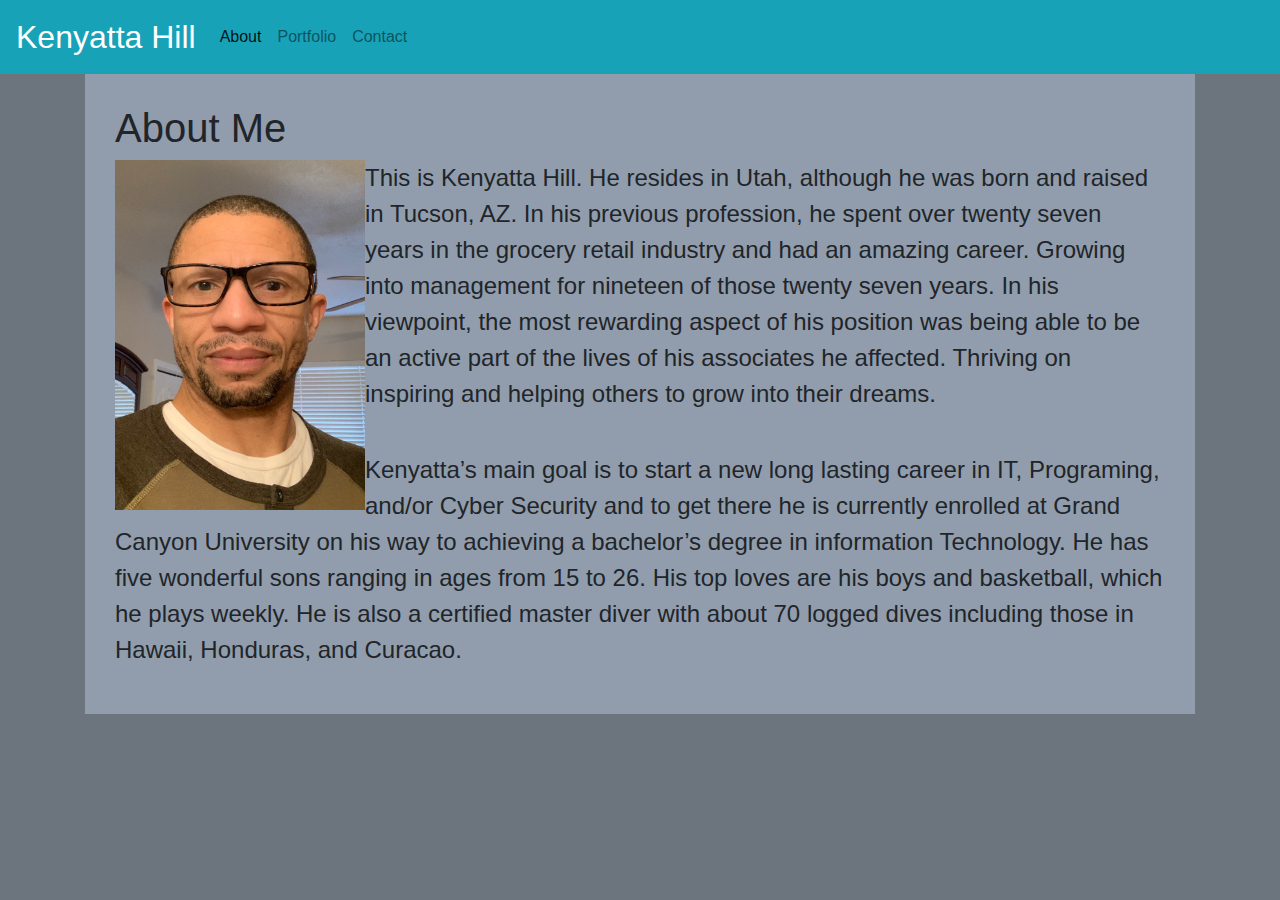
<file: index.html>
<!DOCTYPE html>
<html lang="en">

<head>
  <meta charset="UTF-8">
  <meta name="viewport" content="width=device-width, initial-scale=1.0">
  <title>My Portfolio</title>
  <link rel="stylesheet" href="https://maxcdn.bootstrapcdn.com/bootstrap/4.0.0/css/bootstrap.min.css">
  <link rel="stylesheet" href="./Assets/css/style.css">
</head>

<body class="bg-secondary">
  <nav class="navbar navbar-expand-lg navbar-light bg-info">
    <a class="navbar-brand" href="index.html"><span class="text-white" id="firstName">Kenyatta Hill</span></a>
    <button class="navbar-toggler" type="button" data-toggle="collapse" data-target="#navbarNavDropdown"
      aria-controls="navbarNavDropdown" aria-expanded="false" aria-label="Toggle navigation">
      <span class="navbar-toggler-icon"></span>
    </button>
    <div class="collapse navbar-collapse" id="navbarNavDropdown">
      <ul class="navbar-nav">
        <li class="nav-item active">
          <a class="nav-link" href="./index.html">About<span class="sr-only">(current)</span></a>
        </li>
        <li class="nav-item">
          <a class="nav-link" href="./portfolio.html">Portfolio</a>
        </li>
        <li class="nav-item">
          <a class="nav-link" href="./contact.html">Contact</a>
        </li>
        <!-- <li class="nav-item dropdown">
          <a class="nav-link dropdown-toggle" href="#" id="navbarDropdownMenuLink" role="button" data-toggle="dropdown"
            aria-haspopup="true" aria-expanded="false">
            Dropdown links
          </a>
          <div class="dropdown-menu" aria-labelledby="navbarDropdownMenuLink">
            <a class="dropdown-item" href="/Assets/Resume/Kenny Hill Resume 2019.docx">Resume</a>
            <a class="dropdown-item" href="www.linkedin.com/in/kenny-hill-9190236b">LinkED</a>
            <a class="dropdown-item" href="https://github.com/kcjhill1234">GitHub</a>
          </div>
        </li> -->
      </ul>
    </div>
  </nav>
  <div class="container">
    <div class="row">
      <div class="col-12">
        <article>
          <div>
            <h1>About Me</h1>
          </div>
          <div><img class="float-left" src="./Assets/Images/profile picture.JPG" width="250" height="350">
            <p>This is Kenyatta Hill. He resides in Utah, although he was born and raised in Tucson, AZ. In his previous
              profession, he spent over twenty seven years in the grocery retail industry and had an amazing career.
              Growing into management for nineteen of those twenty seven years. In his viewpoint, the most rewarding
              aspect of his position was being able to be an active part of the lives of his associates he affected.
              Thriving on inspiring and helping others to grow into their dreams.</p>
            <br />
            <p>Kenyatta’s main goal is to start a new
            long lasting career in IT, Programing, and/or Cyber Security and to get there he is currently enrolled at
            Grand Canyon University on his way to achieving a bachelor’s degree in information Technology. He has five
            wonderful sons ranging in ages from 15 to 26. His top loves are his boys and basketball, which he plays
            weekly. He is also a certified master diver with about 70 logged dives including those in Hawaii, Honduras,
            and Curacao.</p>
          </div>

        </article>
      </div>
    </div>
  </div>
</body>
<!-- <div>
  <footer class="fixed-bottom bg-dark p-2">
    <p class="text-white text-center">Copy Right</p>
  </footer>
</div> -->


</html>
</file>
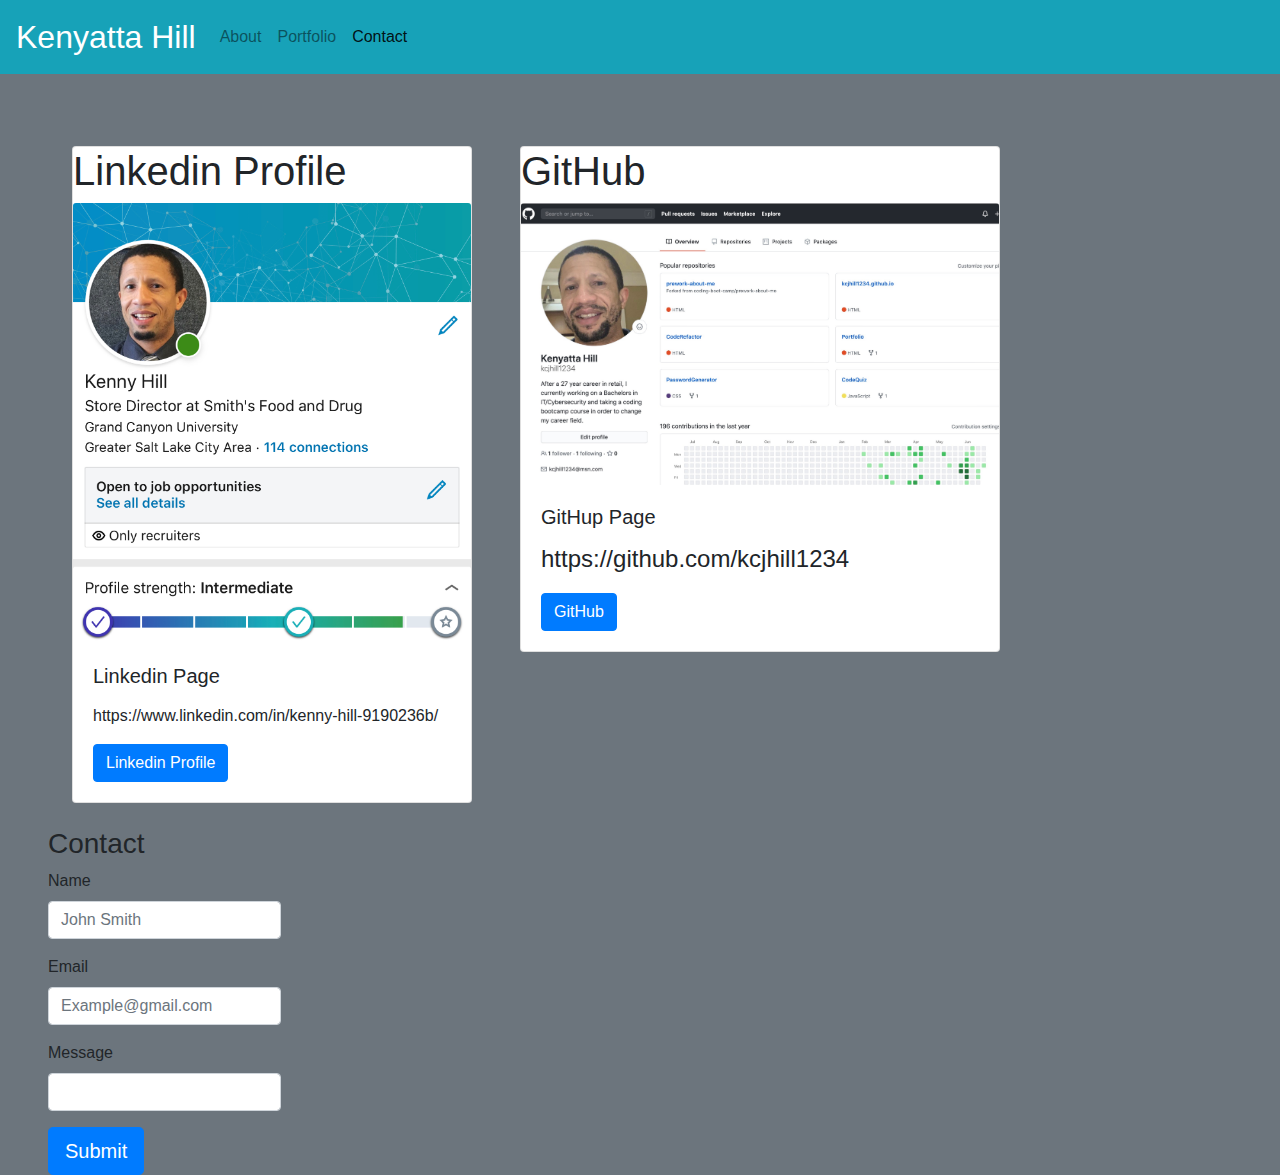
<file: contact.html>
<!DOCTYPE html>
<html lang="en">

<head>
    <meta charset="UTF-8">
    <meta name="viewport" content="width=device-width, initial-scale=1.0">
    <title>My Portfolio</title>
    <link rel="stylesheet" href="https://maxcdn.bootstrapcdn.com/bootstrap/4.0.0/css/bootstrap.min.css">
    <link rel="stylesheet" href="./Assets/css/style.css">

</head>

<body class="bg-secondary">
    <nav class="navbar navbar-expand-lg navbar-light bg-info">
        <a class="navbar-brand text-white" href="#" id="firstName">Kenyatta Hill</a>
        <button class="navbar-toggler" type="button" data-toggle="collapse" data-target="#navbarNavDropdown"
            aria-controls="navbarNavDropdown" aria-expanded="false" aria-label="Toggle navigation">
            <span class="navbar-toggler-icon"></span>
        </button>
        <div class="collapse navbar-collapse" id="navbarNavDropdown">
            <ul class="navbar-nav">
                <li class="nav-item">
                    <a class="nav-link" href="./index.html">About</a>
                </li>
                <li class="nav-item">
                    <a class="nav-link" href="./portfolio.html">Portfolio</a>
                </li>
                <li class="nav-item">
                    <a class="nav-link active" href="./contact.html">Contact<span class="sr-only">(current)</span></a>
                </li>
                <!-- <li class="nav-item dropdown">
                    <a class="nav-link dropdown-toggle" href="#" id="navbarDropdownMenuLink" role="button"
                        data-toggle="dropdown" aria-haspopup="true" aria-expanded="false">
                        Dropdown links
                    </a>
                    <div class="dropdown-menu" aria-labelledby="navbarDropdownMenuLink">
                        <a class="dropdown-item" href="#">Resume</a>
                        <a class="dropdown-item" href="#">LinkED</a>
                        <a class="dropdown-item" href="#">GitHub</a>
                    </div>
                </li> -->
            </ul>
        </div>
    </nav>


    <div class="container ml-5 mt-5">
        <div class="row">
            <div class="flex-column">
                <div class="card m-4" style="width: 25rem;">
                    <h1>Linkedin Profile</h1>
                    <img src="./Assets/Images/Linkedin screen shot.jpg" class="card-img-top" alt="...">
                    <div class="card-body">
                        <h5 class="card-title">Linkedin Page</h5>
                        <p class="card-text"></p>https://www.linkedin.com/in/kenny-hill-9190236b/</p>
                        <a href="https://www.linkedin.com/in/kenny-hill-9190236b/" class="btn btn-primary">Linkedin
                            Profile</a>
                    </div>
                </div>
            </div>

            <div class="flex-column">
                <div class="card m-4" style="width: 30rem;">
                    <h1>GitHub</h1>
                    <img src="./Assets/Images/github screen shot.jpeg" class="card-img-top" alt="...">
                    <div class="card-body">
                        <h5 class="card-title">GitHup Page</h5>
                        <p class="card-text">https://github.com/kcjhill1234</p>
                        <a href="https://github.com/kcjhill1234" class="btn btn-primary">GitHub</a>
                    </div>
                </div>
            </div>

            <form action="" method="">
                <h3>Contact</h3>
                <div class="form-group">
                    <label for="exampleInputEmail1">Name</label>
                    <input type="" class="form-control" id="exampleInputEmail1" aria-describedby="emailHelp"
                        placeholder="John Smith" required>
                    <small id="emailHelp" class="form-text text-muted"></small>
                </div>
                <div class="form-group">
                    <label for="exampleInputPassword1">Email</label>
                    <input type="" class="form-control" id="exampleInputPassword1" placeholder="Example@gmail.com"
                        required>
                </div>
                <div class="form-group">
                    <label for="exampleInputPassword1">Message</label>
                    <input type="" class="form-control" id="exampleInputPassword1" placeholder="">
                </div>
                <!-- <div class="form-check">
                    <input type="checkbox" class="form-check-input" id="exampleCheck1">
                </div> -->
                <button type="submit" class="btn btn-primary btn-lg">Submit</button>
            </form>
        </div>
    </div>

</body>
    <!-- <div>
        <footer class="fixed-bottom bg-dark p-2">
            <p class="text-white text-center">Copy Right</p>
        </footer>
    </div> -->

</html>
</file>
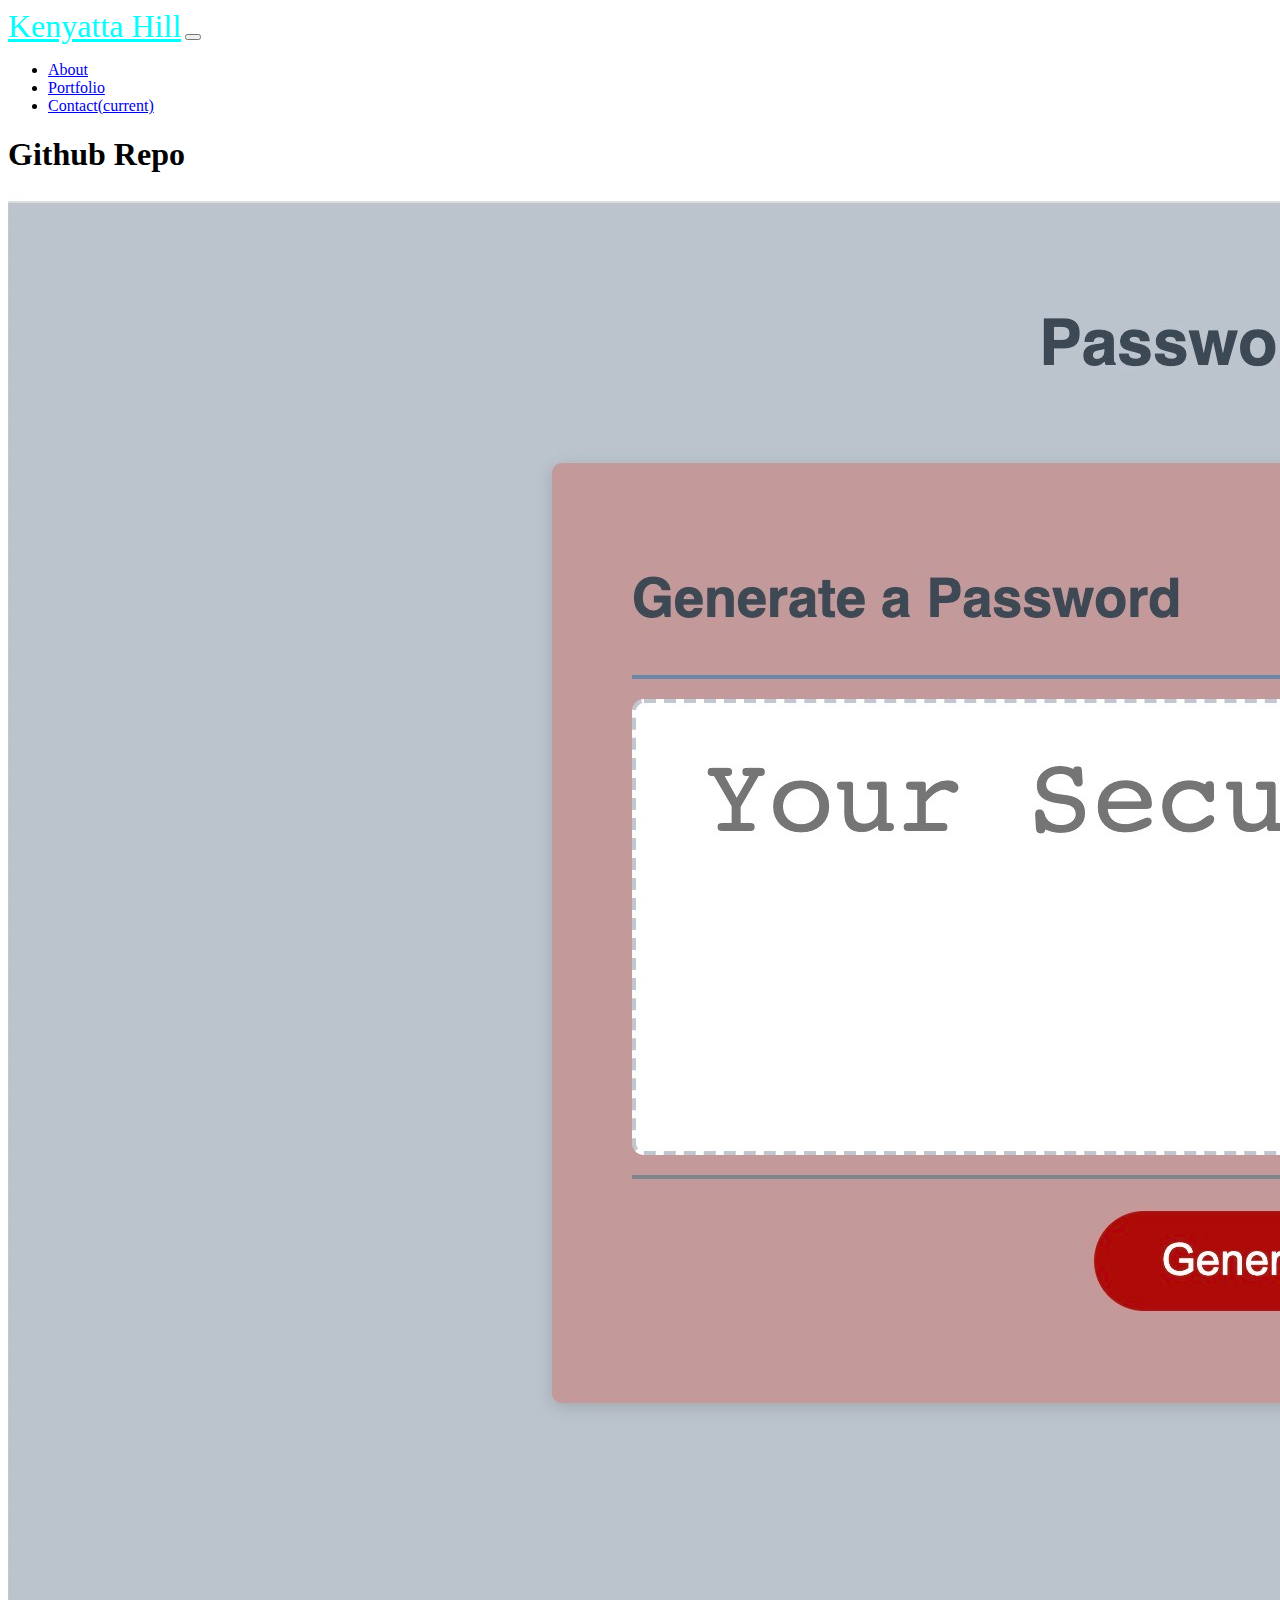
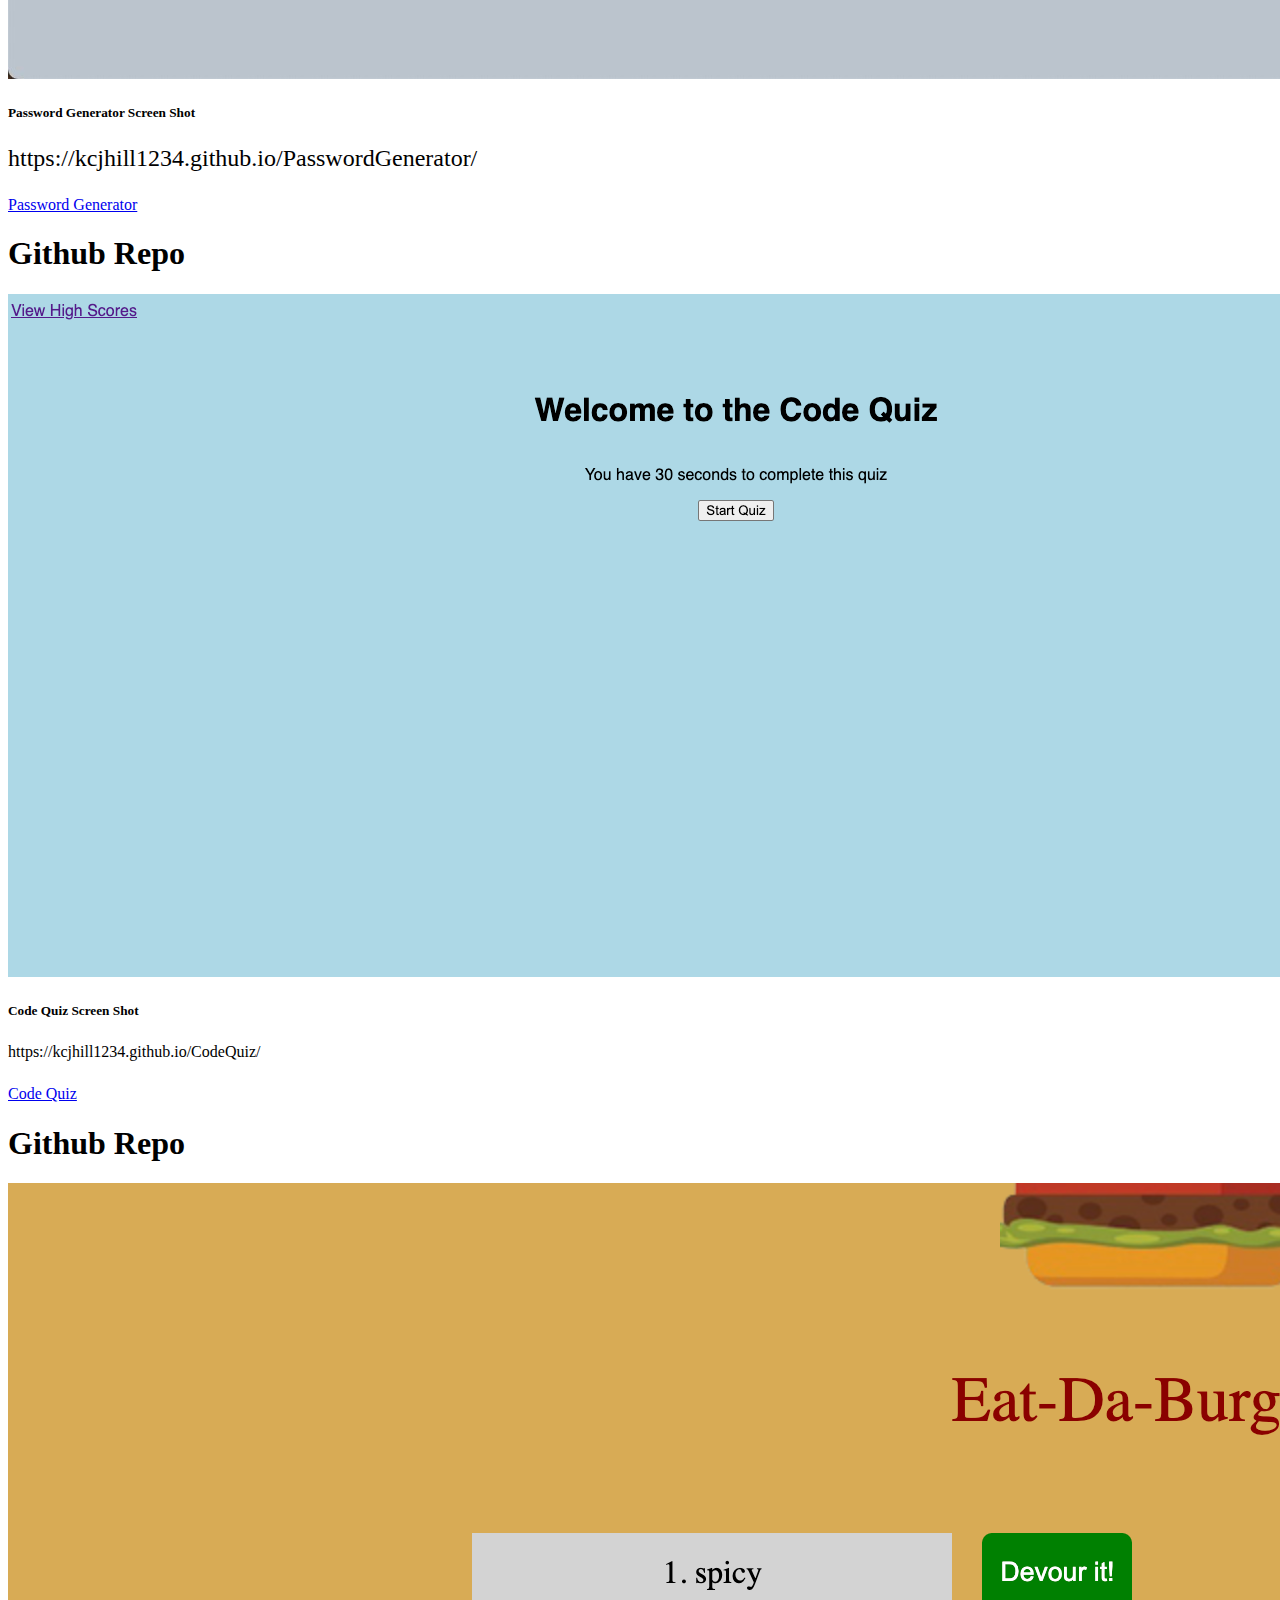
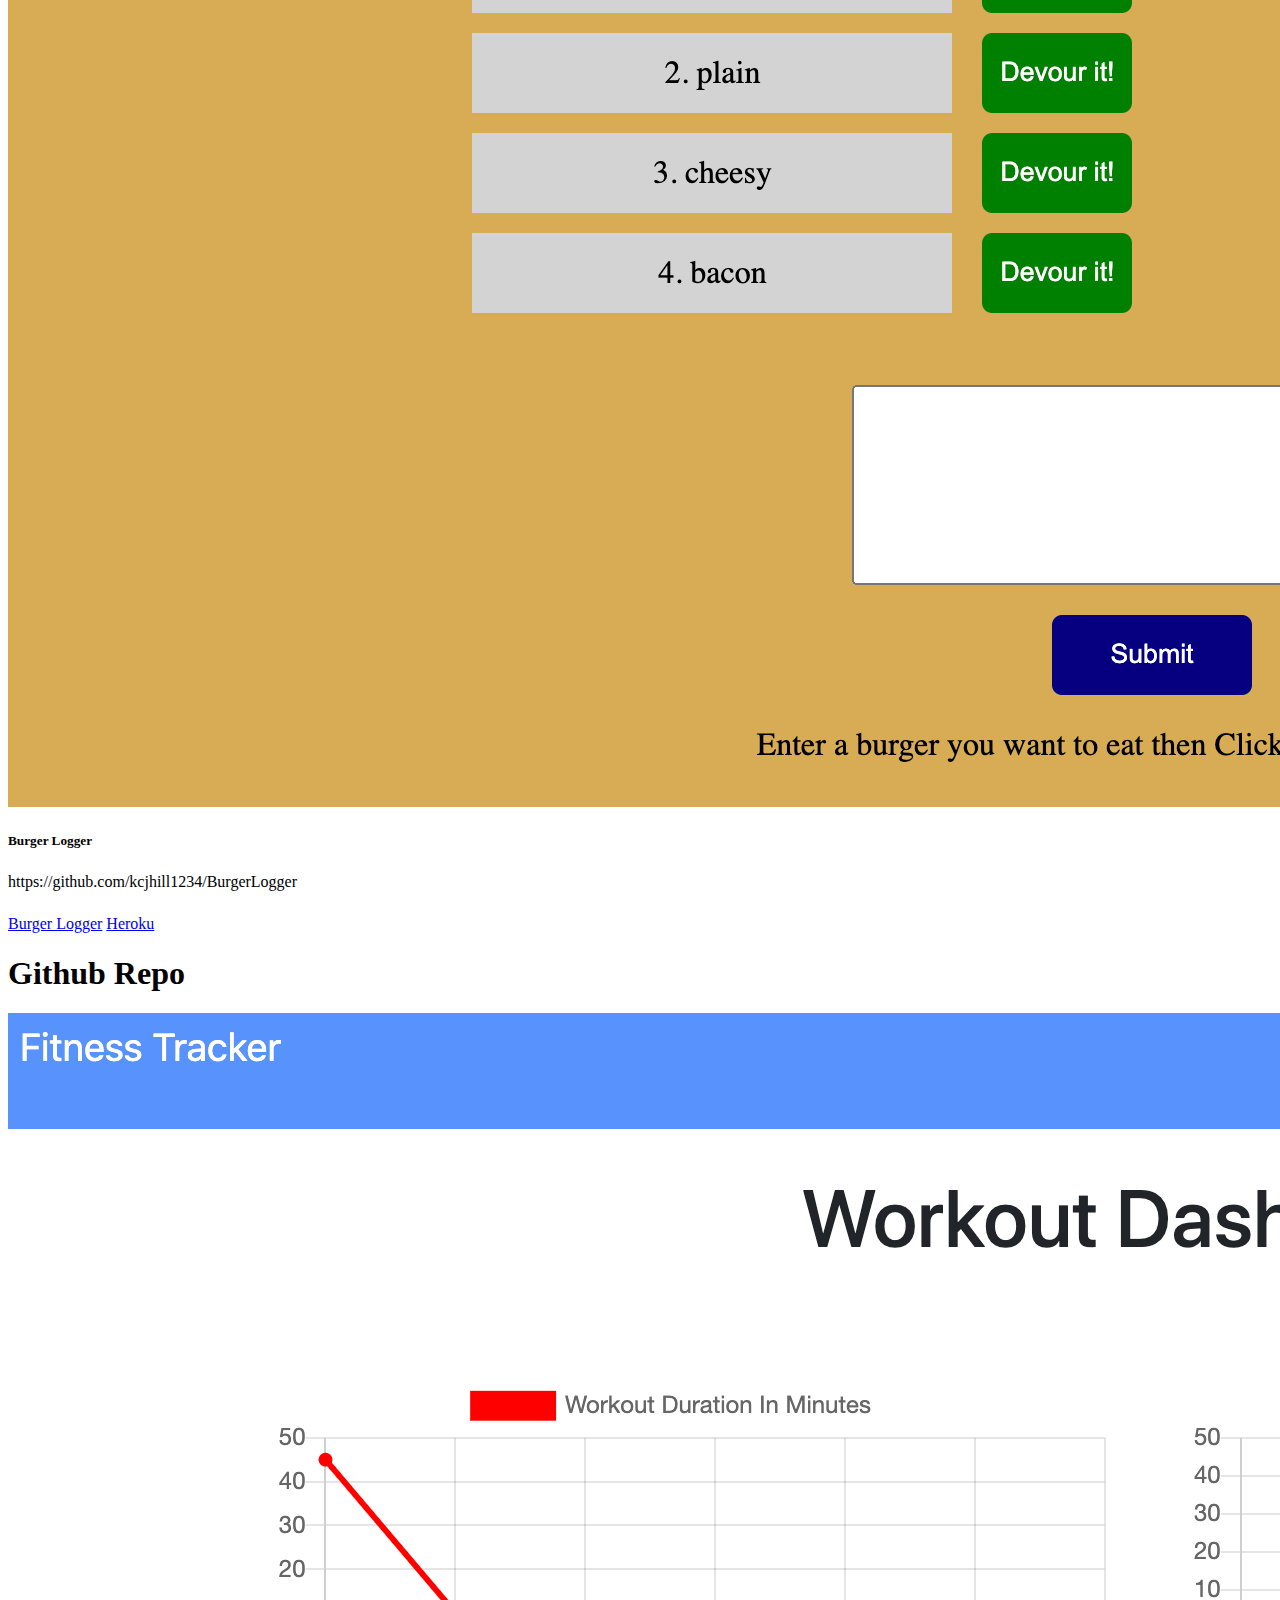
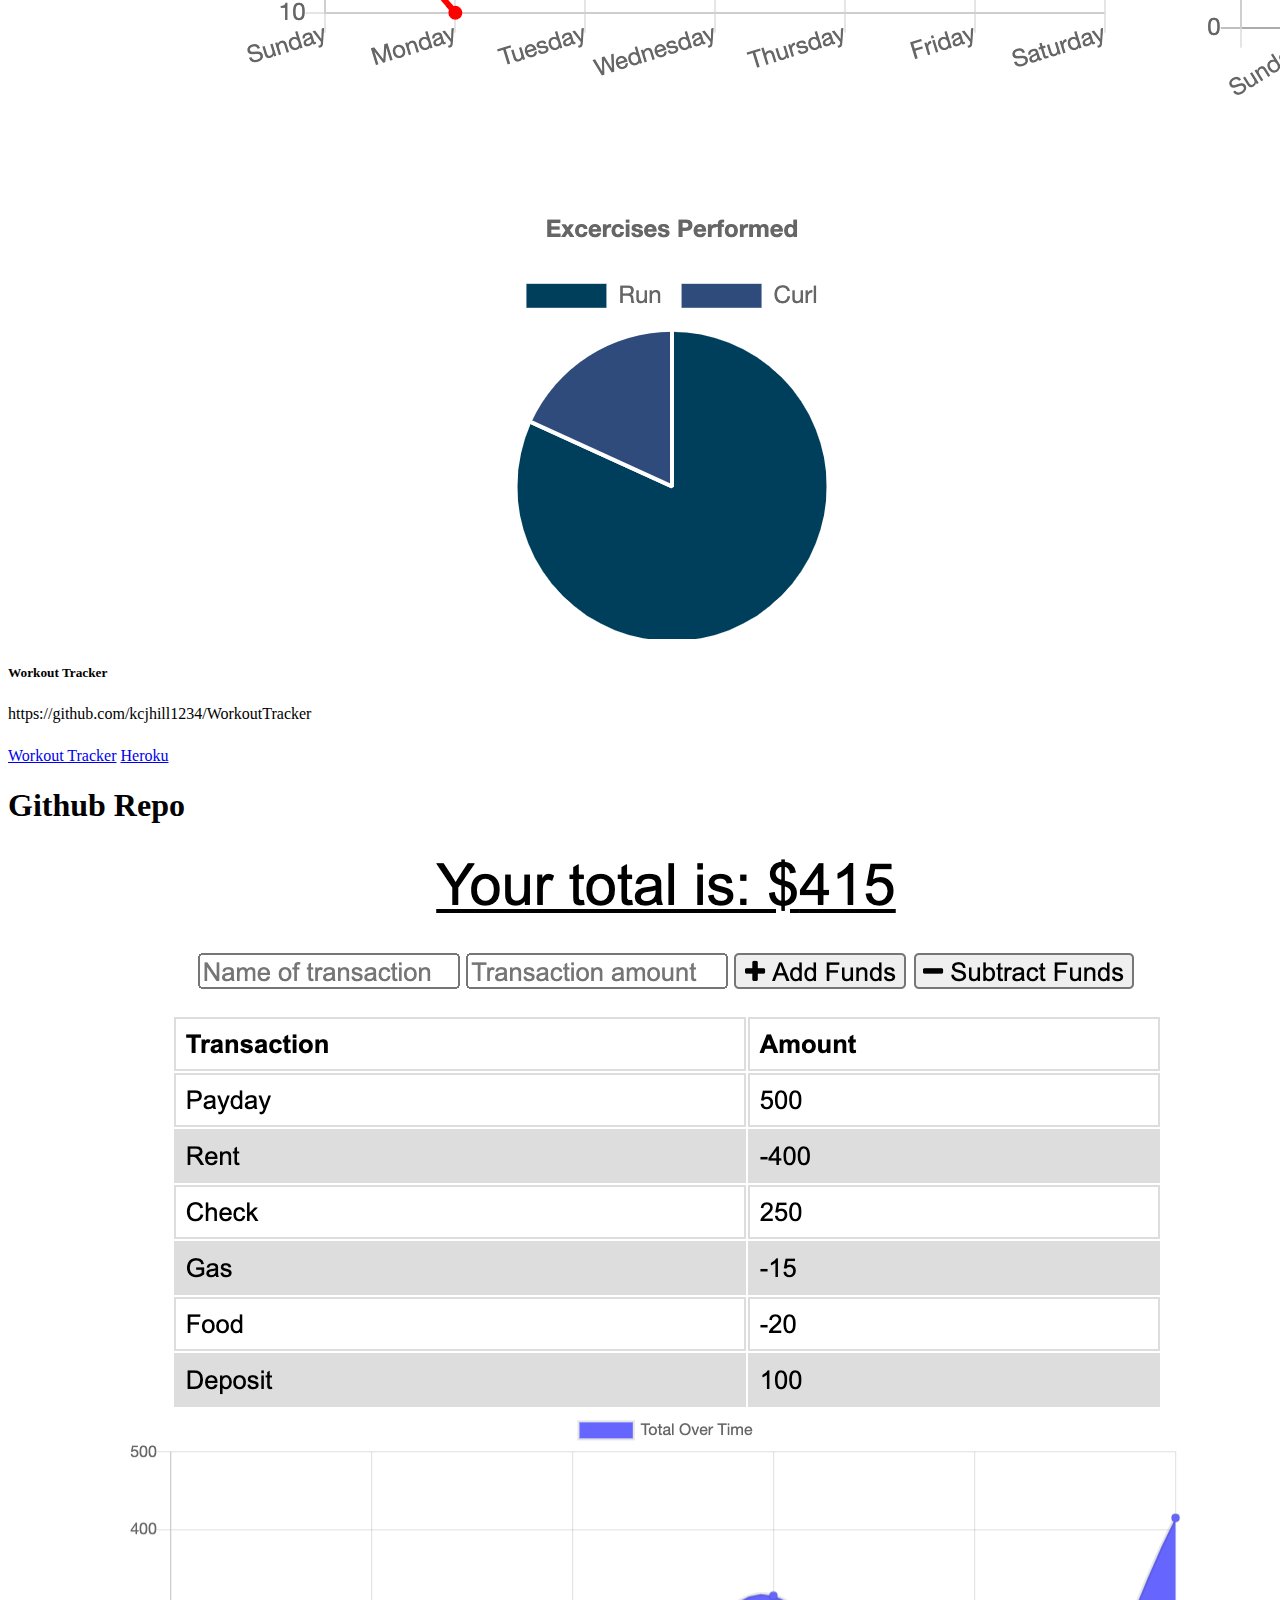
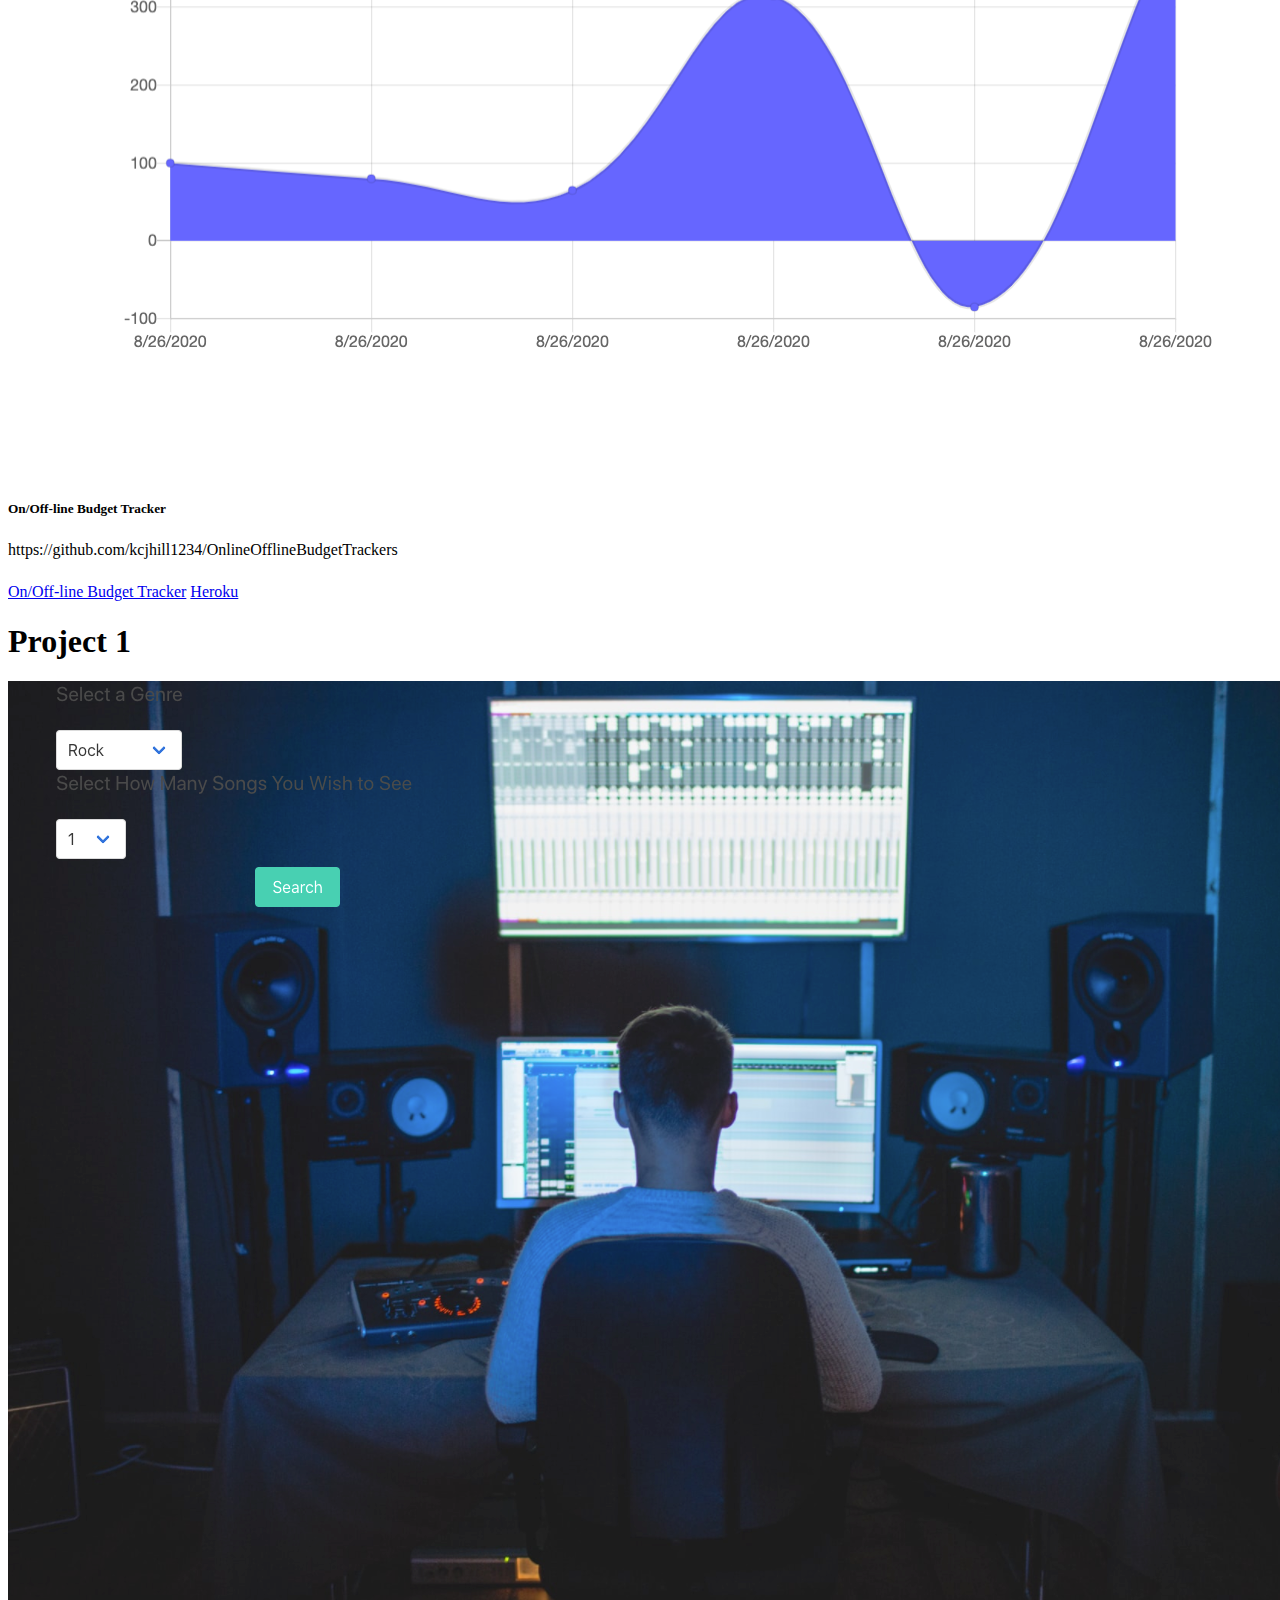
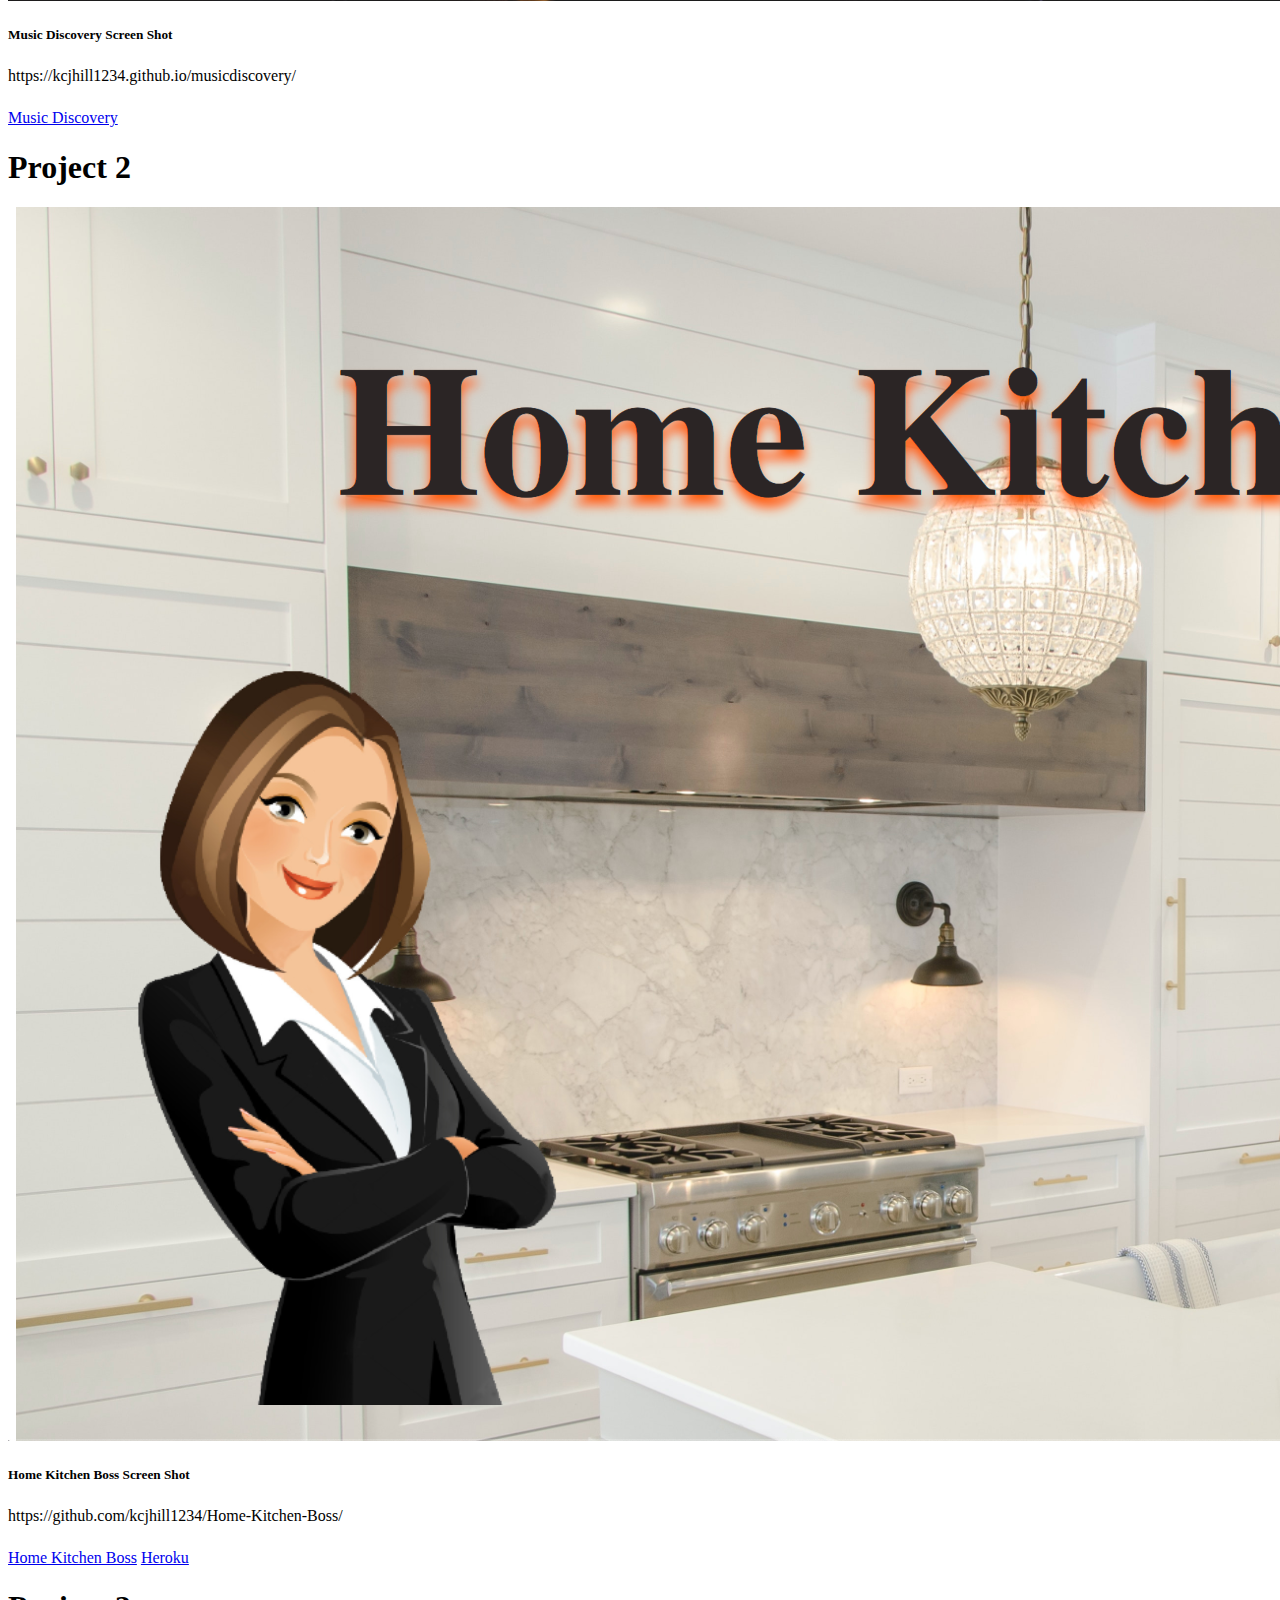
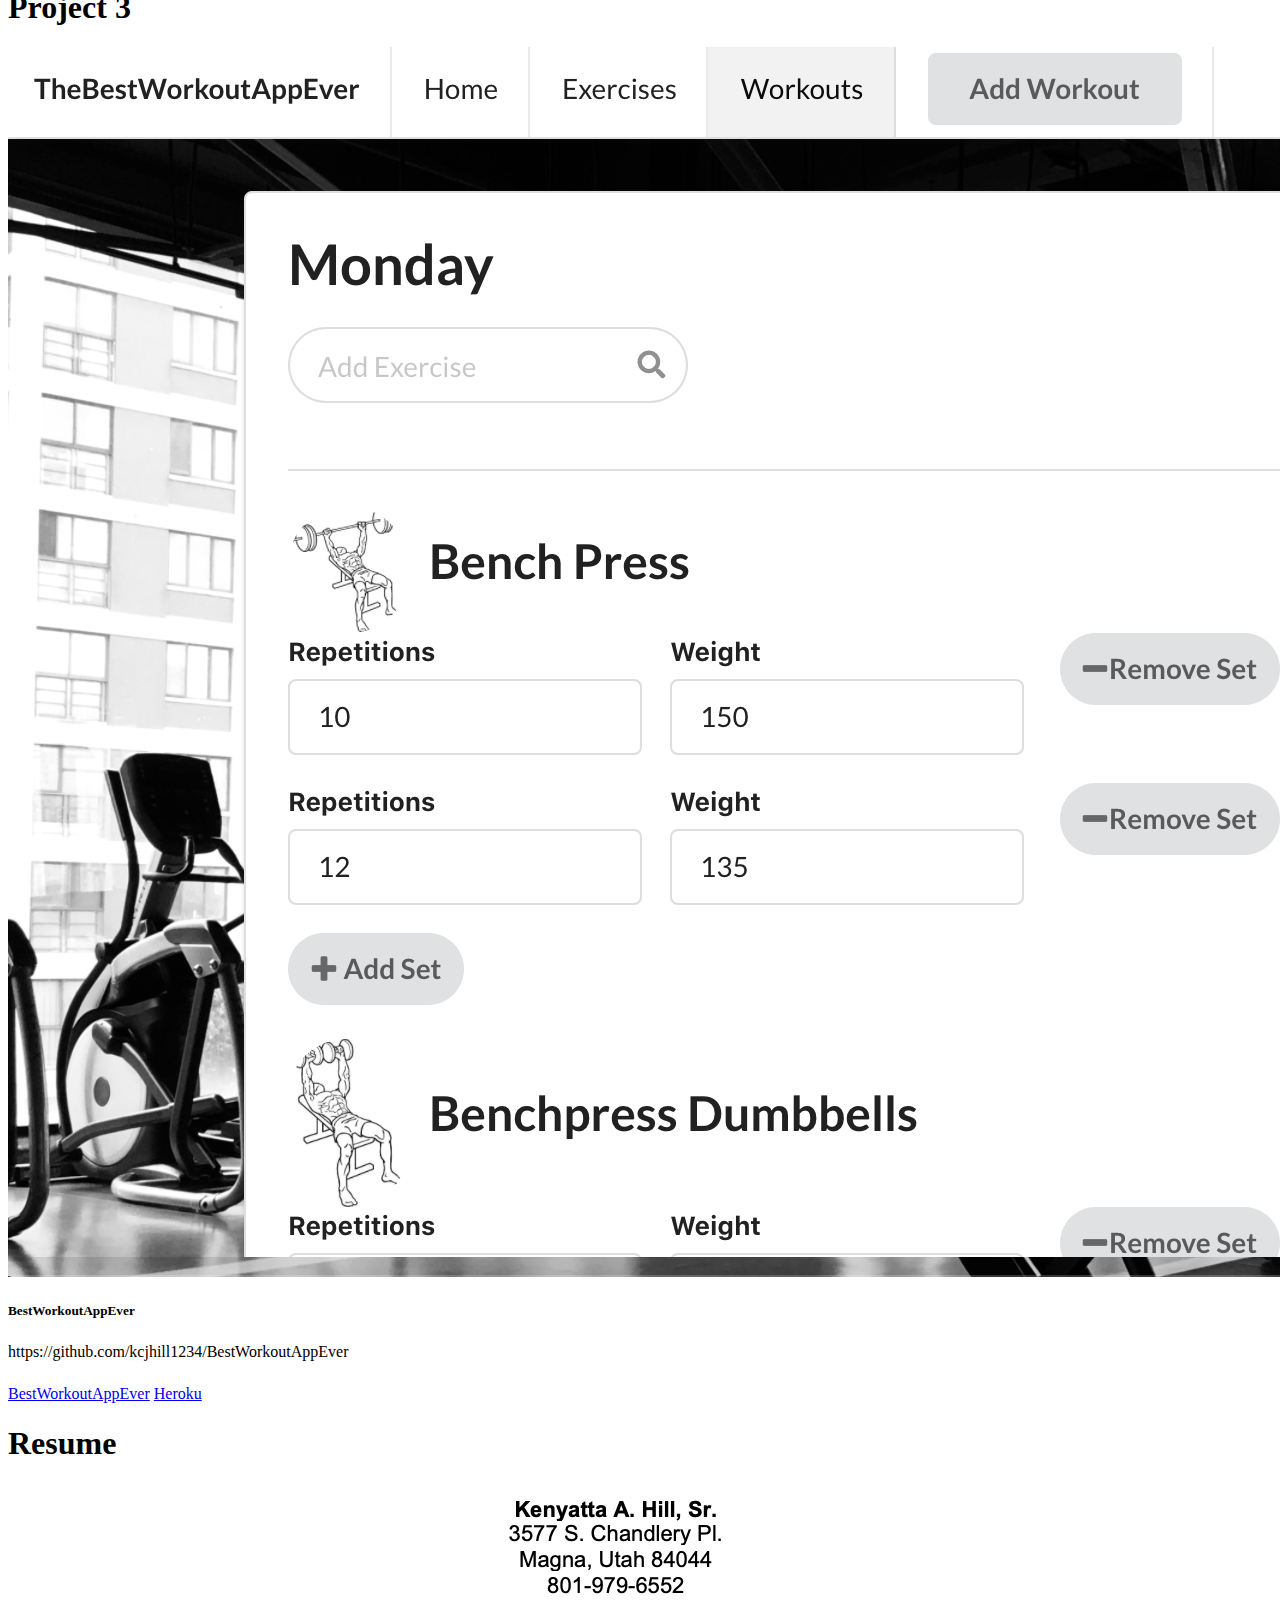
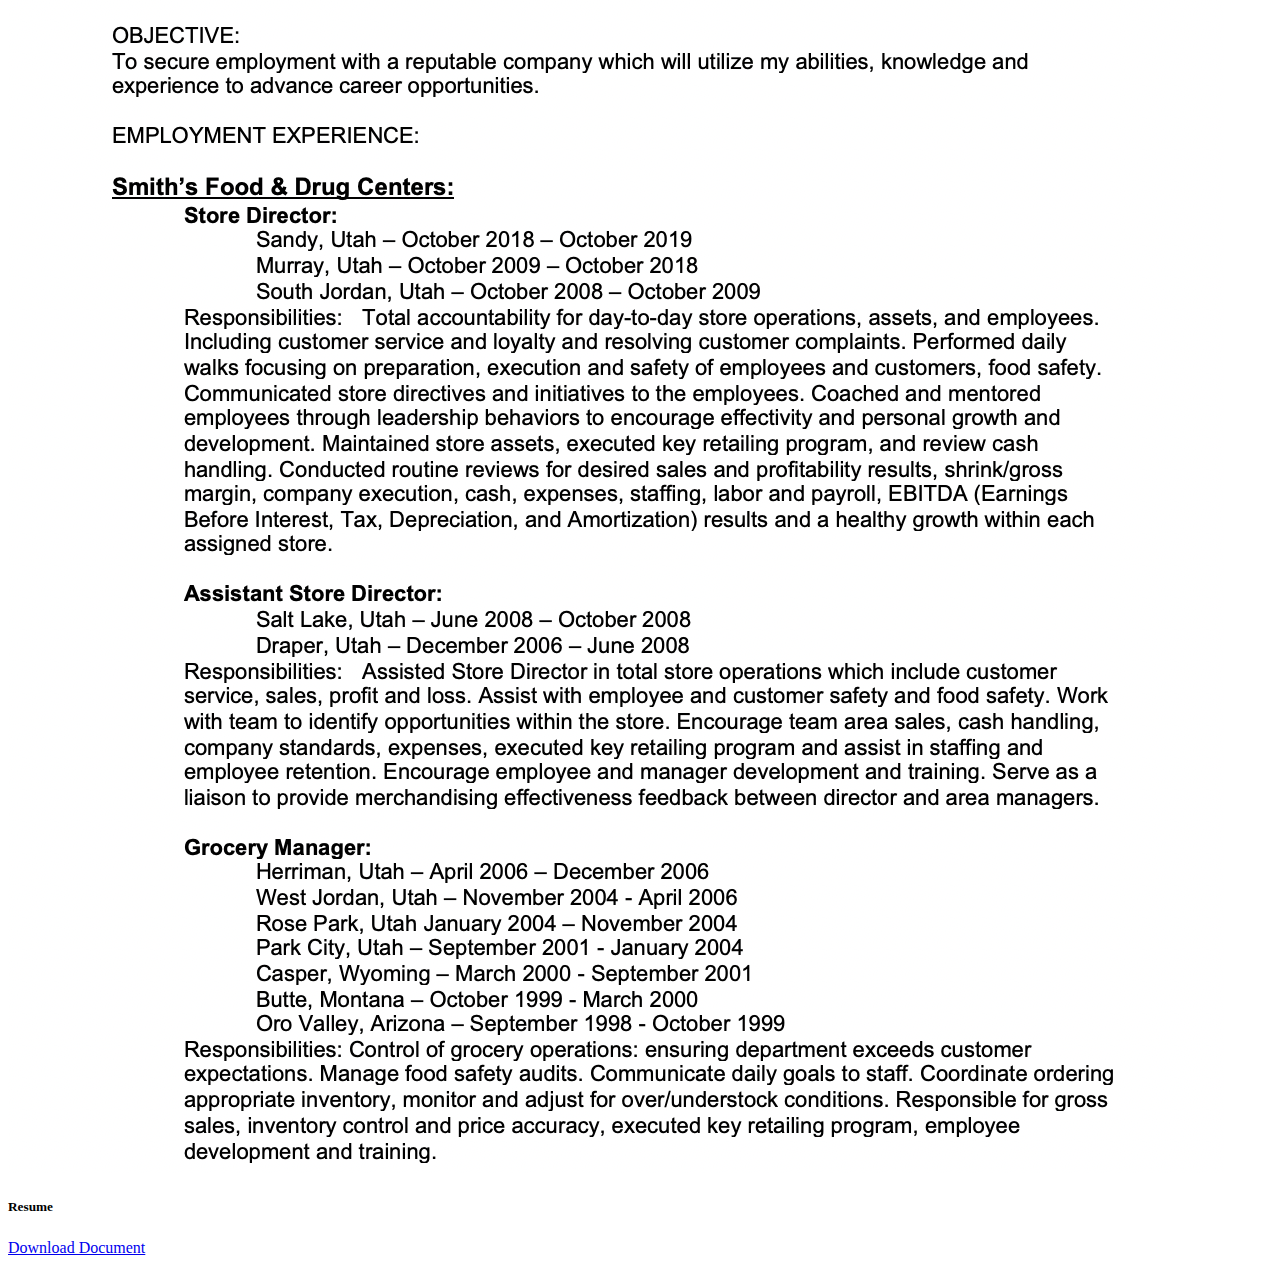
<file: portfolio.html>
<!DOCTYPE html>
<html lang="en">

<head>
    <meta charset="UTF-8">
    <meta name="viewport" content="width=device-width, initial-scale=1.0">
    <title>My Portfolio</title>
    <link rel="stylesheet" href="https://stackpath.bootstrapcdn.com/bootstrap/4.5.0/css/bootstrap.min.css"
        integrity="sha384-9aIt2nRpC12Uk9gS9baDl411NQApFmC26EwAOH8WgZl5MYYxFfc+NcPb1dKGj7Sk" crossorigin="anonymous">
    <link rel="stylesheet" href="./Assets/css/style.css">

</head>

<body class="bg-secondary">
    <nav class="navbar navbar-expand-lg navbar-light bg-info">
        <a class="navbar-brand text-white" href="#" id="firstName">Kenyatta Hill</a>
        <button class="navbar-toggler" type="button" data-toggle="collapse" data-target="#navbarNavDropdown"
            aria-controls="navbarNavDropdown" aria-expanded="false" aria-label="Toggle navigation">
            <span class="navbar-toggler-icon"></span>
        </button>
        <div class="collapse navbar-collapse" id="navbarNavDropdown">
            <ul class="navbar-nav">
                <li class="nav-item">
                    <a class="nav-link" href="./index.html">About</a>
                </li>
                <li class="nav-item active">
                    <a class="nav-link" href="./portfolio.html">Portfolio</a>
                </li>
                <li class="nav-item">
                    <a class="nav-link" href="./contact.html">Contact<span class="sr-only">(current)</span></a>
                </li>
                <!-- <li class="nav-item dropdown">
                    <a class="nav-link dropdown-toggle" href="#" id="navbarDropdownMenuLink" role="button"
                        data-toggle="dropdown" aria-haspopup="true" aria-expanded="false">
                        Dropdown links
                    </a>
                    <div class="dropdown-menu" aria-labelledby="navbarDropdownMenuLink">
                        <a class="dropdown-item" href="#">Resume</a>
                        <a class="dropdown-item" href="#">LinkED</a>
                        <a class="dropdown-item" href="#">GitHub</a>
                    </div>
                </li> -->
            </ul>
        </div>
    </nav>
    <div class="container mi-5 mt-5">
        <div class="row">
            <div class="flex-column">
                <div class="card m-4" style="width: 25rem;">
                    <h1>Github Repo</h1>
                    <img src="./Assets/Images/password Gen screen shot.jpeg" class="card-img-top" alt="...">
                    <div class="card-body">
                        <h5 class="card-title">Password Generator Screen Shot</h5>
                        <p class="card-text">https://kcjhill1234.github.io/PasswordGenerator/</p>
                        <a href="https://kcjhill1234.github.io/PasswordGenerator" class="btn btn-primary">Password
                            Generator</a>
                    </div>
                </div>
            </div>
            <div class="flex-column">
                <div class="card m-4" style="width: 25rem;">
                    <h1>Github Repo</h1>
                    <img src="./Assets/Images/code game screen shot.png" class="card-img-top" alt="...">
                    <div class="card-body">
                        <h5 class="card-title">Code Quiz Screen Shot</h5>
                        <p class="card-text"></p>https://kcjhill1234.github.io/CodeQuiz/</p>
                        <a href="https://kcjhill1234.github.io/CodeQuiz" class="btn btn-primary">Code Quiz</a>
                    </div>
                </div>
            </div>

            <div class="flex-column">
                <div class="card m-4" style="width: 25rem;">
                    <h1>Github Repo</h1>
                    <img src="./Assets/Images/burgerlogger.png" class="card-img-top" alt="...">
                    <div class="card-body">
                        <h5 class="card-title">Burger Logger</h5>
                        <p class="card-text"></p>https://github.com/kcjhill1234/BurgerLogger</p>
                        <a href="https://github.com/kcjhill1234/BurgerLogger/" class="btn btn-primary">Burger Logger</a>
                        <a href="https://burger-logger-kenny.herokuapp.com/" class="btn btn-primary">Heroku</a>
                    </div>
                </div>
            </div>

            <div class="flex-column">
                <div class="card m-4" style="width: 25rem;">
                    <h1>Github Repo</h1>
                    <img src="./Assets/Images/fit 1.png" class="card-img-top" alt="...">
                    <div class="card-body">
                        <h5 class="card-title">Workout Tracker</h5>
                        <p class="card-text"></p>https://github.com/kcjhill1234/WorkoutTracker</p>
                        <a href="https://github.com/kcjhill1234/WorkoutTracker" class="btn btn-primary">Workout Tracker</a>
                        <a href="https://workoutrackerkh.herokuapp.com/?id=5f474daa3ab7050017e14153" class="btn btn-primary">Heroku</a>
                    </div>
                </div>
            </div>

            <div class="flex-column">
                <div class="card m-4" style="width: 25rem;">
                    <h1>Github Repo</h1>
                    <img src="./Assets/Images/PWA3.png" class="card-img-top" alt="...">
                    <div class="card-body">
                        <h5 class="card-title">On/Off-line Budget Tracker</h5>
                        <p class="card-text"></p>https://github.com/kcjhill1234/OnlineOfflineBudgetTrackers</p>
                        <a href="https://github.com/kcjhill1234/OnlineOfflineBudgetTrackers" class="btn btn-primary">On/Off-line Budget Tracker</a>
                        <a href="https://onlineofflinebudgettrackerkh.herokuapp.com/" class="btn btn-primary">Heroku</a>
                    </div>
                </div>
            </div>

            <div class="flex-column">
                <div class="card m-4" style="width: 25rem;">
                    <h1>Project 1</h1>
                    <img src="./Assets/Images/music discovery screen shot.png" class="card-img-top" alt="...">
                    <div class="card-body">
                        <h5 class="card-title">Music Discovery Screen Shot</h5>
                        <p class="card-text"></p>https://kcjhill1234.github.io/musicdiscovery/</p>
                        <a href="https://kcjhill1234.github.io/musicdiscovery" class="btn btn-primary">Music
                            Discovery</a>
                    </div>
                </div>
            </div>

            <div class="flex-column">
                <div class="card m-3" style="width: 25rem;">
                    <h1>Project 2</h1>
                    <img src="./Assets/Images/boss.png" class="card-img-top" alt="...">
                    <div class="card-body">
                        <h5 class="card-title">Home Kitchen Boss Screen Shot</h5>
                        <p class="card-text"></p>https://github.com/kcjhill1234/Home-Kitchen-Boss/</p>
                        <a href="https://github.com/kcjhill1234/Home-Kitchen-Boss" class="btn btn-primary">Home Kitchen Boss</a>
                        <a href="homekitchenboss.herokuapp.com/" class="btn btn-primary">Heroku</a>
                    </div>
                </div>


    <div class="flex-column">
                <div class="card m-3" style="width: 25rem;">
                    <h1>Project 3</h1>
                    <img src="./Assets/Images/BEST.png" class="card-img-top" alt="...">
                    <div class="card-body">
                        <h5 class="card-title">BestWorkoutAppEver</h5>
                        <p class="card-text"></p>https://github.com/kcjhill1234/BestWorkoutAppEver</p>
                        <a href="https://github.com/kcjhill1234/TheBestWorkoutAppEver" class="btn btn-primary">BestWorkoutAppEver</a>
                        <a href="https://the-best-workout-app-ever.herokuapp.com/" class="btn btn-primary">Heroku</a>
                    </div>
                </div>
            </div>

            <div class="flex-column">
                <div class="card m-4" style="width: 25rem;">
                    <h1>Resume</h1>
                    <img src="./Assets/Images/resume screen shot.png" class="card-img-top" alt="...">
                    <div class="card-body">
                        <h5 class="card-title">Resume</h5>
                        <p class="card-text"></p>
                        <a href="./Assets/Resume/Kenny Hill Resume 2019.docx" class="btn btn-primary">Download Document</a>
                    </div>
                </div>
            </div>
        </div>
    </div>
    <!-- <div>
        <footer class="fixed-bottom bg-dark p-2">
            <p class="text-white text-center">Copy Right</p>
        </footer>
    </div> -->
</body>

</html>
</file>
<file: Assets/css/style.css>
.navbar-brand {
color: aqua;
}

#firstName {
    font-size: xx-large;
}

article {
    background-color: rgb(145, 157, 172);
    padding: 30px;
    margin-bottom: 30px;
}

p {
    font-size: x-large;
}
</file>
